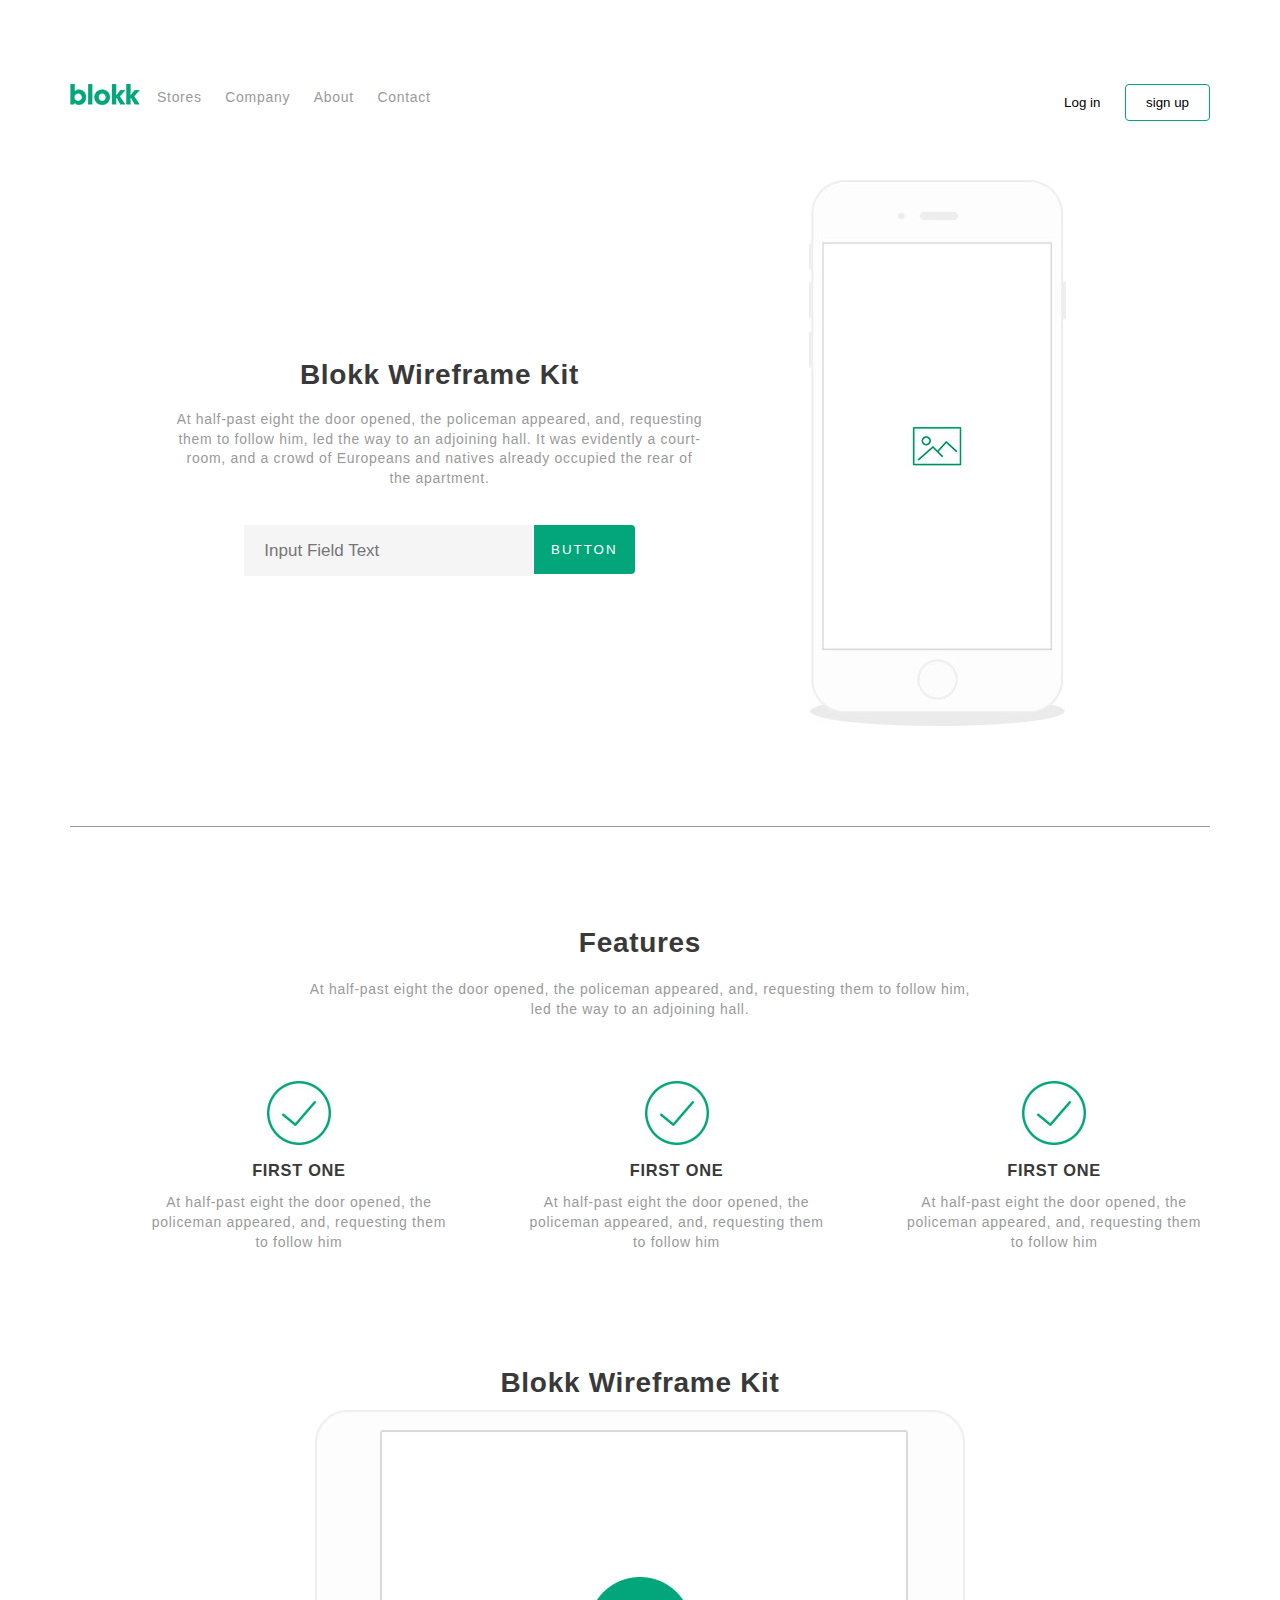
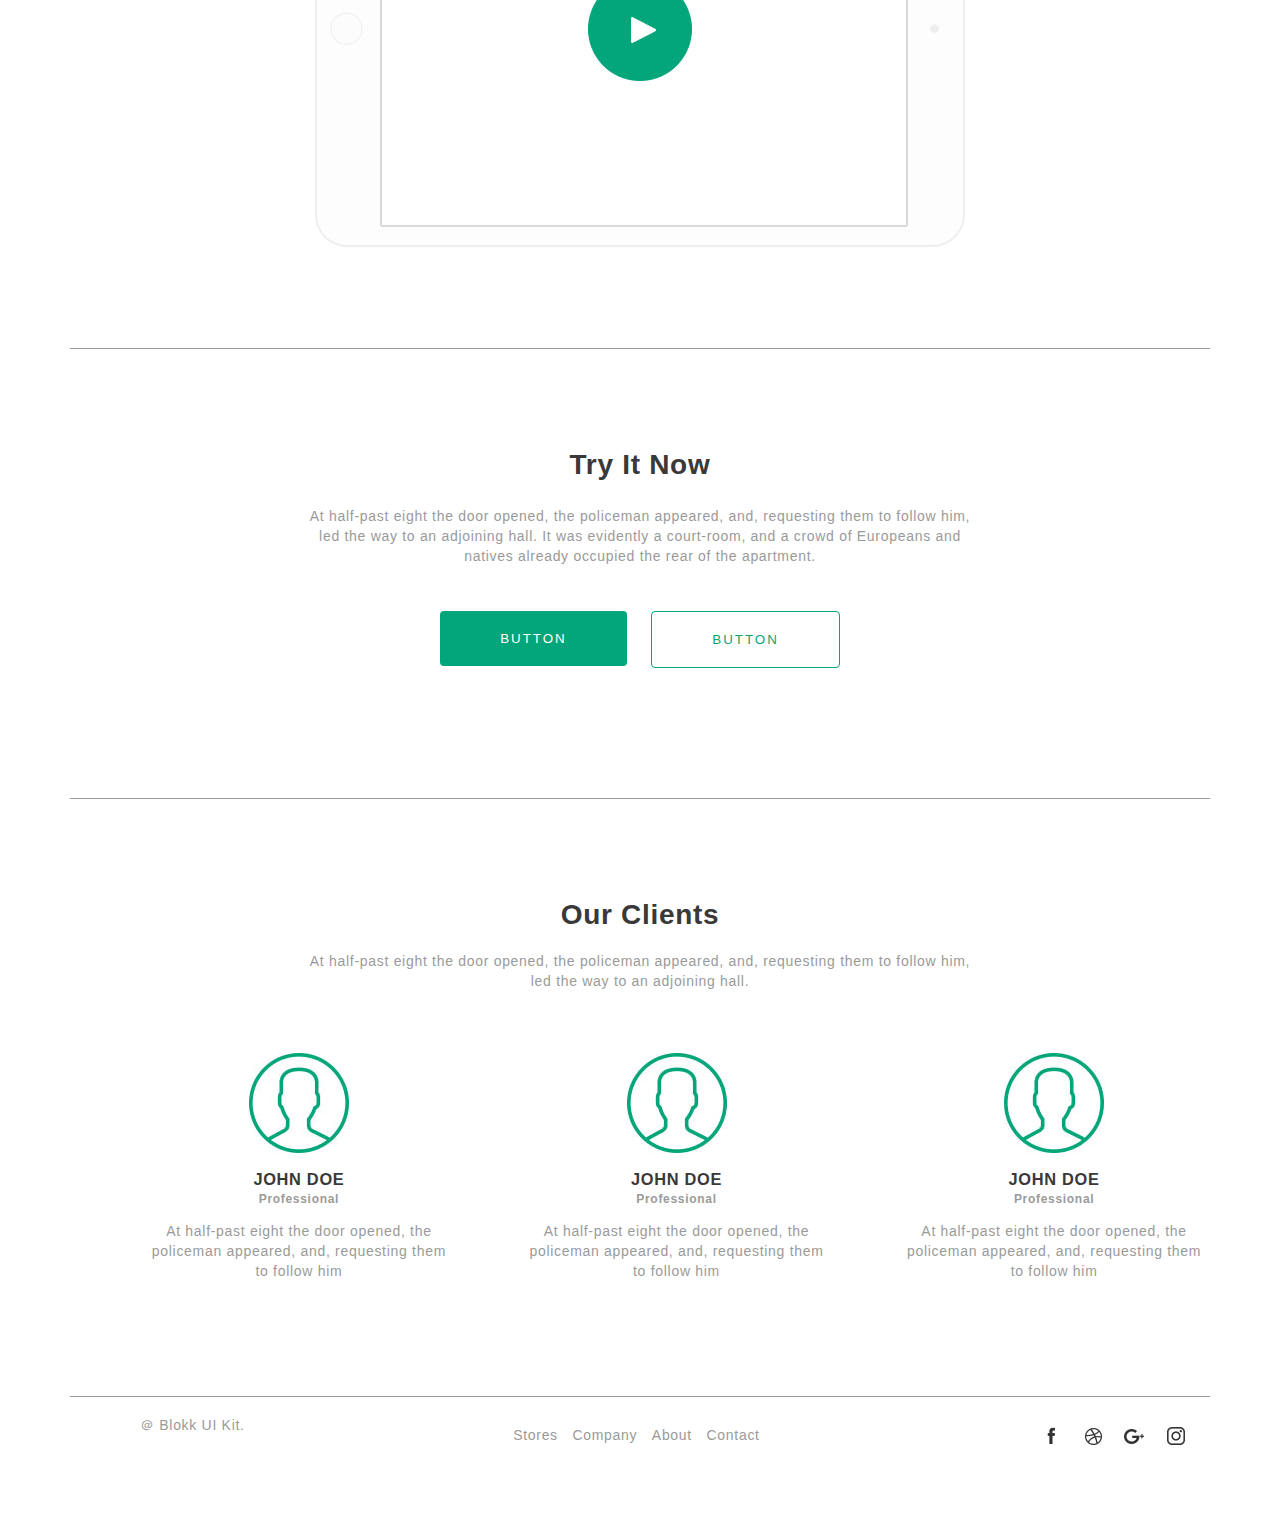
<file: css_layout/practice1/index.html>
<!DOCTYPE html>
<html lang="en">
<head>
  <meta charset="UTF-8">
  <meta name="viewport" content="width=device-width, initial-scale=1.0">
  <meta http-equiv="X-UA-Compatible" content="ie=edge">
  <title>CSS Layout practice1</title>
  <link rel="stylesheet" type="text/css" href="style.css">
</head>
<body>
  <div class="warp"> 
    <header>
      <img src="./images/logo.jpg" alt="blokk logo">
      <nav>
        <ul>
          <li> <a href="#"> Stores </a> </li>
          <li> <a href="#"> Company </a> </li>
          <li> <a href="#"> About </a> </li>
          <li> <a href="#"> Contact </a> </li>
        </ul>
      </nav>
      <div>
        <input type="button" class="login" name="login" value="Log in">
        <input type="button" class="signup" name="signup" value="sign up">
      </div>
    </header> <!-- header end -->

    <section class="visual clearfix">
      <article>
        <h1> Blokk Wireframe Kit </h1>
        <div>
          At half-past eight the door opened, the policeman appeared, and, 
          requesting them to follow him, led the way to an adjoining hall. 
          It was evidently a court-room, and a crowd of Europeans and natives 
          already occupied the rear of the apartment.
        </div>
        <form>
          <input type="text" class="search" name="search" placeholder="Input Field Text">
          <input type="button" class="btn1" name="btn1" value="BUTTON">
        </form>
      </article>
      <img src="./images/phone.jpg" alt="phone image">
    </section> <!-- visual end -->

    <section class="Features">
      <article class="FeaturesArticle">
        <h2> Features </h2>
        <div>
          At half-past eight the door opened, the policeman appeared, and, 
          requesting them to follow him, led the way to an adjoining hall. 
        </div>
      </article>

      <div class="ArticleBox">
          <article>
            <img src="./images/icon.jpg">
            <h3> FIRST ONE</h3>
            <div>
              At half-past eight the door opened, the policeman appeared, and, 
              requesting them to follow him
            </div>
          </article>
          <article> 
            <img src="./images/icon.jpg">
            <h3> FIRST ONE</h3>
            <div>
              At half-past eight the door opened, the policeman appeared, and, 
              requesting them to follow him
            </div>
          </article>
          <article>
            <img src="./images/icon.jpg">
            <h3> FIRST ONE</h3>
            <div>
              At half-past eight the door opened, the policeman appeared, and, 
              requesting them to follow him
            </div>
          </article>       
      </div>      
      
      <article class="youtubeBox">
        <h2> Blokk Wireframe Kit </h2>
        <div class="youtube">
          <iframe width="520" height="390" src="https://www.youtube.com/embed/CUxH_rWSI1k" frameborder="0" allowfullscreen></iframe>
        </div>
      </article>  
    </section> <!-- Features end -->
    

    <section class="tryit">
      <h2> Try It Now </h2>
      <div>
        At half-past eight the door opened, the policeman appeared, and, 
        requesting them to follow him, led the way to an adjoining hall. 
        It was evidently a court-room, and a crowd of Europeans and natives 
        already occupied the rear of the apartment.
      </div>
      <div>
        <input type="button" class="btn2" name="btn2" value="BUTTON">
        <input type="button" class="btn3" name="btn3" value="BUTTON">
      </div>     
    </section> <!-- tryit end -->

    <section class="Features">
      <article class="FeaturesArticle">
        <h2> Our Clients </h2>
        <div>
          At half-past eight the door opened, the policeman appeared, and, 
          requesting them to follow him, led the way to an adjoining hall. 
        </div>
      </article>

      <div class="ArticleBox">
          <article>
            <img src="./images/icon2.gif">
            <h3> JOHN DOE</h3>
            <h4> Professional </h4>
            <div>
              At half-past eight the door opened, the policeman appeared, and, 
              requesting them to follow him
            </div>
          </article>
          <article> 
            <img src="./images/icon2.gif">
            <h3> JOHN DOE</h3>
            <h4> Professional </h4>
            <div>
              At half-past eight the door opened, the policeman appeared, and, 
              requesting them to follow him
            </div>
          </article>
          <article>
            <img src="./images/icon2.gif">
            <h3> JOHN DOE</h3>
            <h4> Professional </h4>
            <div>
              At half-past eight the door opened, the policeman appeared, and, 
              requesting them to follow him
            </div>
          </article>       
      </div>    
    </section> <!-- Features end -->

    
    

    <footer>
      <span> ＠ Blokk UI Kit. </span>
      <ul class="footerNavi">
        <li> <a href="#"> Stores </a> </li>
        <li> <a href="#"> Company </a> </li>
        <li> <a href="#"> About </a> </li>
        <li> <a href="#"> Contact </a> </li>
      </ul>

      <ul class="footerSns">
        <li> <a href="#"> <img src="./images/sns1.gif" alt="facebook"> </a> </li>
        <li> <a href="#"> <img src="./images/sns2.gif" alt=""> </a> </li>
        <li> <a href="#"> <img src="./images/sns3.gif" alt="google"> </a> </li>
        <li> <a href="#"> <img src="./images/sns4.gif" alt="instragram"> </a> </li>
      </ul>
    </footer>


    
  </div> <!-- warp end -->
</body>
</html>
</file>
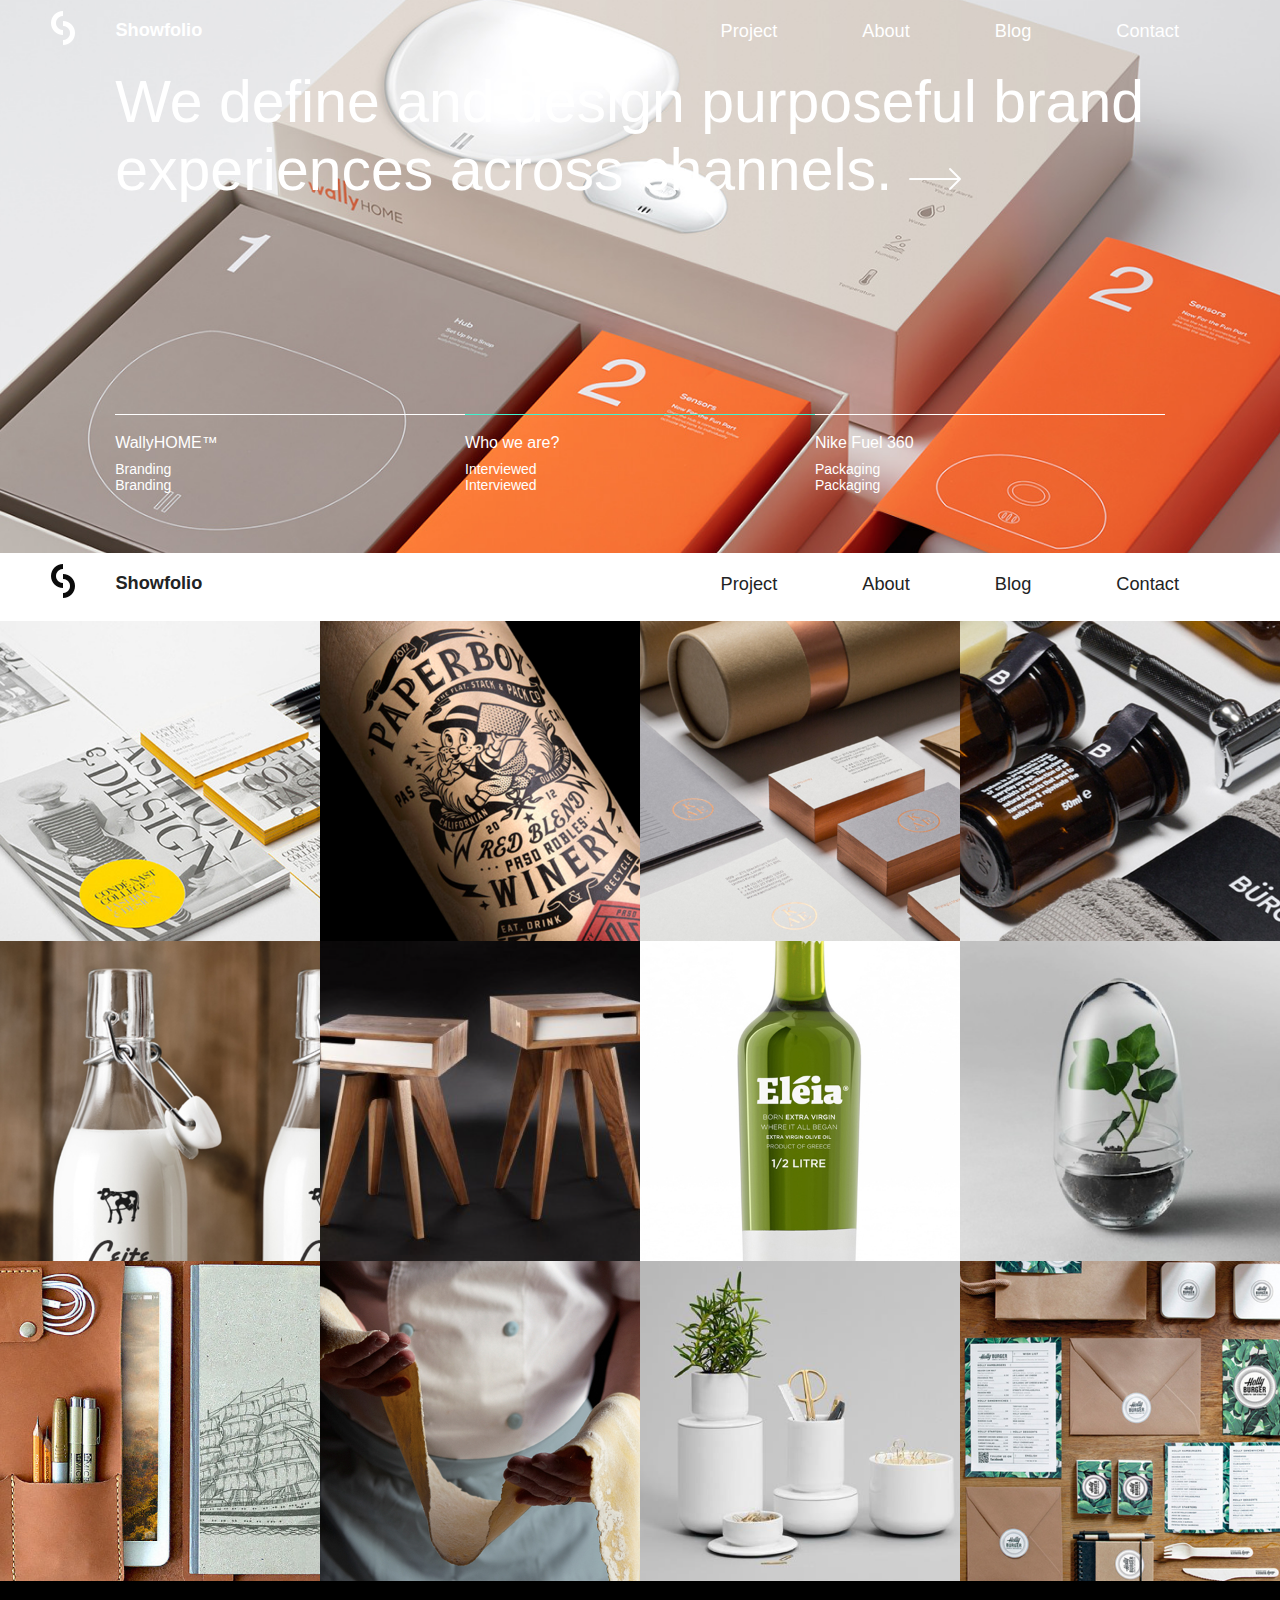
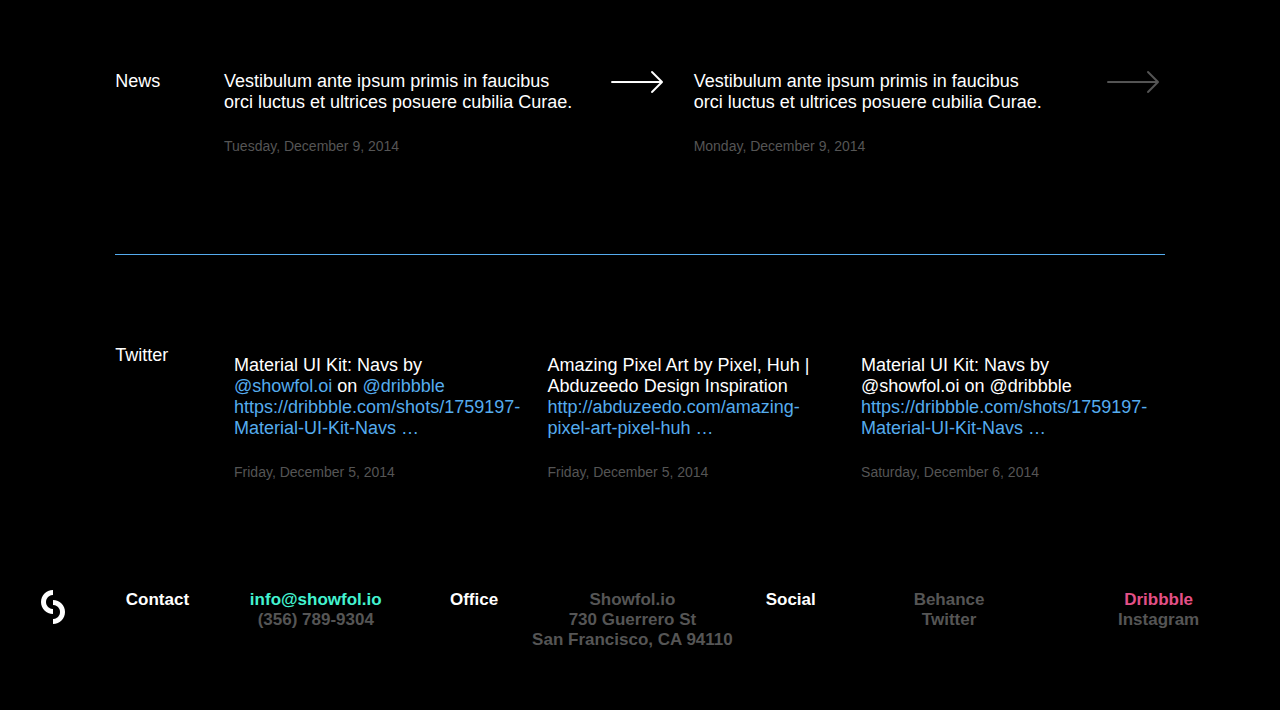
<file: css_layout/practice2/index.html>
<!DOCTYPE html>
<html lang="en">
<head>
  <meta charset="UTF-8">
  <meta name="viewport" content="width=device-width, initial-scale=1.0">
  <meta http-equiv="X-UA-Compatible" content="ie=edge">
  <title>CSS Layout Practice</title>
  <link rel="stylesheet" type="text/css" href="style.css">
</head>
<body>
  <div class="warp">
   <section class="page1">
     <header>
       <div class="logo"><img src="./images/Logo-white.png" alt="logo" width="24" height="34"></div>
       <div class="showfolio">Showfolio</div>
       <nav>
         <ul>
           <li><a href="#">Project</a></li>
           <li><a href="#">About</a></li>
           <li><a href="#">Blog</a></li>
           <li><a href="#">Contact</a></li>
         </ul>
       </nav>
       <a href="/" class="h-menu">
        <span class="t"></span>
        <span class="m"></span>
        <span class="b"></span>
      </a> 
     </header>

     <section class="contBox">
       <article>
         <h1>
           We define and design purposeful brand experiences across channels.
           <img src="./images/arrow-white.png">
         </h1>
         </article>

         <article class="info">
           <ul class="line1">
             <li> <h2> WallyHOME™ </h2></li>
             <li> Branding </li>
             <li> Branding </li>
           </ul>

           <ul class="line2">
             <li> <h2> Who we are? </h2></li>
             <li> Interviewed </li>
             <li> Interviewed </li>
           </ul>

           <ul class="line1">
             <li> <h2> Nike Fuel 360 </h2></li>
             <li> Packaging </li>
             <li> Packaging </li>
           </ul>
         </article>
     </section> <!-- contBox end -->
   </section><!-- page1 end -->

   <section class="page2">
     <header>
       <div class="logo"><img src="./images/Logo.png" alt="logo" width="24" height="34"></div>
       <div class="showfolio">Showfolio</div>
       <nav>
         <ul>
           <li><a href="#">Project</a></li>
           <li><a href="#">About</a></li>
           <li><a href="#">Blog</a></li>
           <li><a href="#">Contact</a></li>
         </ul>
       </nav>
     </header>

     <article class="photo">
       <ul>
         <li><img src="./images/Image-01.png"></li>
         <li><img src="./images/Image-02.png"></li>
         <li><img src="./images/Image-03.png"></li>
         <li><img src="./images/Image-04.png"></li>
         <li><img src="./images/Image-05.png"></li>
         <li><img src="./images/Image-06.png"></li>
         <li><img src="./images/Image-07.png"></li>
         <li><img src="./images/Image-08.png"></li>
         <li><img src="./images/Image-09.png"></li>
         <li><img src="./images/Image-10.png"></li>
         <li><img src="./images/Image-11.png"></li>
         <li><img src="./images/Image-12.png"></li>
       </ul>
     </article>
   </section> <!-- page2 end -->

   <section class="page3">
     
    <section class="news">
      <section class="contBox2">
        <ul>
          <li class="tit txtLeft"> <h2> News </h2> </li>
          <li class="cont">
              <h2> Vestibulum ante ipsum primis in faucibus orci luctus et ultrices posuere cubilia Curae. </h2>
              <p class="date"> Tuesday, December 9, 2014 </p>
          </li>
          <li class="tit txtCenter"> <img src="./images/arrow-white.png"> </li>
          <li class="cont"> 
              <h2> Vestibulum ante ipsum primis in faucibus orci luctus et ultrices posuere cubilia Curae. </h2>
              <p class="date"> Monday, December 9, 2014 </p>
          </li> 
          <li class="tit txtRight"> <img src="./images/arrow-gray.png"> </li>
        </ul>
      </section>      
    </section> <!-- contBox2 end -->

    <section class="contBox2 twitter">
      <ul>
        <li class="tit txtLeft"> <h2> Twitter </h2> </li>
        <li class="twitterBox txtLeft">
          <h2> Material UI Kit: Navs by <a href="#">@showfol.oi</a> on <a href="#">@dribbble</a> <a href="#">https://dribbble.com/shots/1759197-Material-UI-Kit-Navs … </a></h2>
          <P class="date"> Friday, December 5, 2014 </p>
        </li>
         <li class="twitterBox txtLeft">
          <h2> Amazing Pixel Art by Pixel, Huh | Abduzeedo Design Inspiration <a href="#">http://abduzeedo.com/amazing-pixel-art-pixel-huh … </a></h2>
          <p class="date"> Friday, December 5, 2014 </p>
        </li>
         <li class="twitterBox txtLeft">
          <h2> Material UI Kit: Navs by @showfol.oi on @dribbble <a href="#">https://dribbble.com/shots/1759197-Material-UI-Kit-Navs … </a></h2>
          <p class="date"> Saturday, December 6, 2014 </p>
        </li>
      </ul>
    </section> <!-- contBox2 end -->
   </section> <!-- page3 end -->

   <footer>
    <ul>
      <li class="logo"> <img src="./images/Logo-white.png"> </li>
      <li class="ftit">  Contact  </li>
      <li class="fcont">
          <p class="txt_green"> info@showfol.io </p>
          <p class="txt_gray"> (356) 789-9304 </p>
      </li>
      <li class="ftit"> Office  </li>
      <li  class="fcont">
        <p class="txt_gray"> Showfol.io </p>
        <p class="txt_gray"> 730 Guerrero St </p>
        <p class="txt_gray"> San Francisco, CA 94110 </p>
      </li>
      <li class="ftit">  Social  </li>
      <li  class="fcont">
        <p class="txt_gray"> Behance </p>
        <p class="txt_gray"> Twitter </p>
      </li>
      <li  class="fcont">
        <p class="txt_pink"> Dribbble </p>
        <p class="txt_gray"> Instagram </p>
      </li>

    </ul>  
   </footer>
  </div>
</body>
</html>
</file>
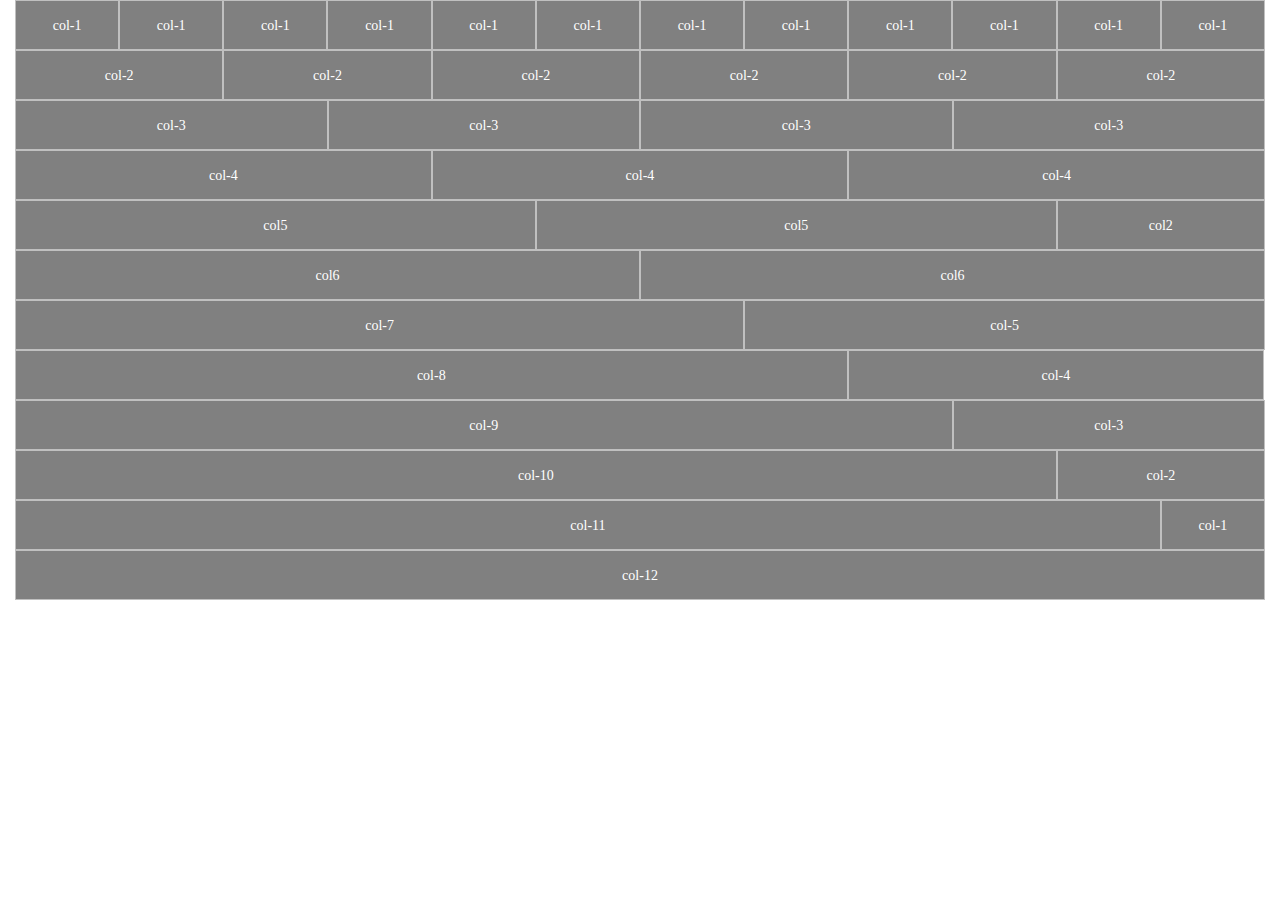
<file: css_layout/grid.html>
<!DOCTYPE html>
<html lang="en">
<head>
  <meta charset="UTF-8">
  <meta name="viewport" content="width=device-width, initial-scale=1.0">
  <meta http-equiv="X-UA-Compatible" content="ie=edge">
  <title>CSS Grid Example</title>
</head>
<style>
  /* Start of Reset */
  * {
    margin: 0;
    padding: 0;
    box-sizing: border-box;
  }

  body {
    font-family: "Poppins, Helvetica, Arial, sans-serif";
    color: #3000033;
    font-size: 14px;
    line-height: 1.42857143;  /* 14px * 1.42857143 = 20px */
    background-color: #fff;
  }
  /* 고정폭 fixed-width */
  .container {
    width: 100%;
    background-color: whitesmoke;
    margin-left: auto;
    margin-right: auto;
    padding-left: 15px;
    padding-right: 15px;
  }
  
  .row {
    text-align: center;
  }
  .row div {
    height: 50px;
    min-height: 1px;
    float: left;
    border: 1px solid silver;
    background-color: gray;
    color: #fff;
    text-align: center;
    line-height: 50px;
  }
  .col-1 { width: 8.33333333%; }
  .col-2 { width: 16.66666667%; }  
  .col-3 { width: 25%;}
  .col-4 { width: 33.33333333%;}
  .col-5 { width: 41.66666665%}
  .col-6 { width: 50% }
  .col-7 { width: 58.33333335%}
  .col-8 { width: 66.6066666667%}
  .col-9 { width: 75%}
  .col-10 { width: 83.33333333%}
  .col-11 { width: 91.66666667% }
  .col-12 { width: 100%;}
  
</style>
  <div class="container">
   
    <div class="row">
      <div class="col-1">col-1</div>
      <div class="col-1">col-1</div>
      <div class="col-1">col-1</div>
      <div class="col-1">col-1</div>
      <div class="col-1">col-1</div>
      <div class="col-1">col-1</div>
      <div class="col-1">col-1</div>
      <div class="col-1">col-1</div>
      <div class="col-1">col-1</div>
      <div class="col-1">col-1</div>
      <div class="col-1">col-1</div>
      <div class="col-1">col-1</div>
    </div>

    <div class="row">
      <div class="col-2">col-2</div>
      <div class="col-2">col-2</div>
      <div class="col-2">col-2</div>
      <div class="col-2">col-2</div>
      <div class="col-2">col-2</div>
      <div class="col-2">col-2</div>
    </div>
   <div class="row">
    <div class="col-3">col-3</div>
    <div class="col-3">col-3</div>
    <div class="col-3">col-3</div>
    <div class="col-3">col-3</div> 
  </div>

  <div class="row">
     <div class="col-4">col-4</div>
     <div class="col-4">col-4</div> 
     <div class="col-4">col-4</div> 
  </div>

  <div class="row">
    <div class="col-5">col5</div>
    <div class="col-5">col5</div>
    <div class="col-2">col2</div>
  </div>
  
  <div class="row">
    <div class="col-6">col6</div>
    <div class="col-6">col6</div>
  </div>

  <div class="row">
    <div class="col-7">col-7</div>
    <div class="col-5">col-5</div>    
  </div>

  <div class="row">
    <div class="col-8">col-8</div>
    <div class="col-4">col-4</div>    
  </div>

  <div class="row">
    <div class="col-9">col-9</div>
    <div class="col-3">col-3</div>
  </div>

  <div class="row">
    <div class="col-10">col-10</div>
    <div class="col-2">col-2</div>    
  </div>

  <div class="row">
    <div class="col-11">col-11</div>
    <div class="col-1">col-1</div>    
  </div>

  <div class="row">
    <div class="col-12">col-12</div>
  </div>
  
</div>
</body>
</html>
</file>
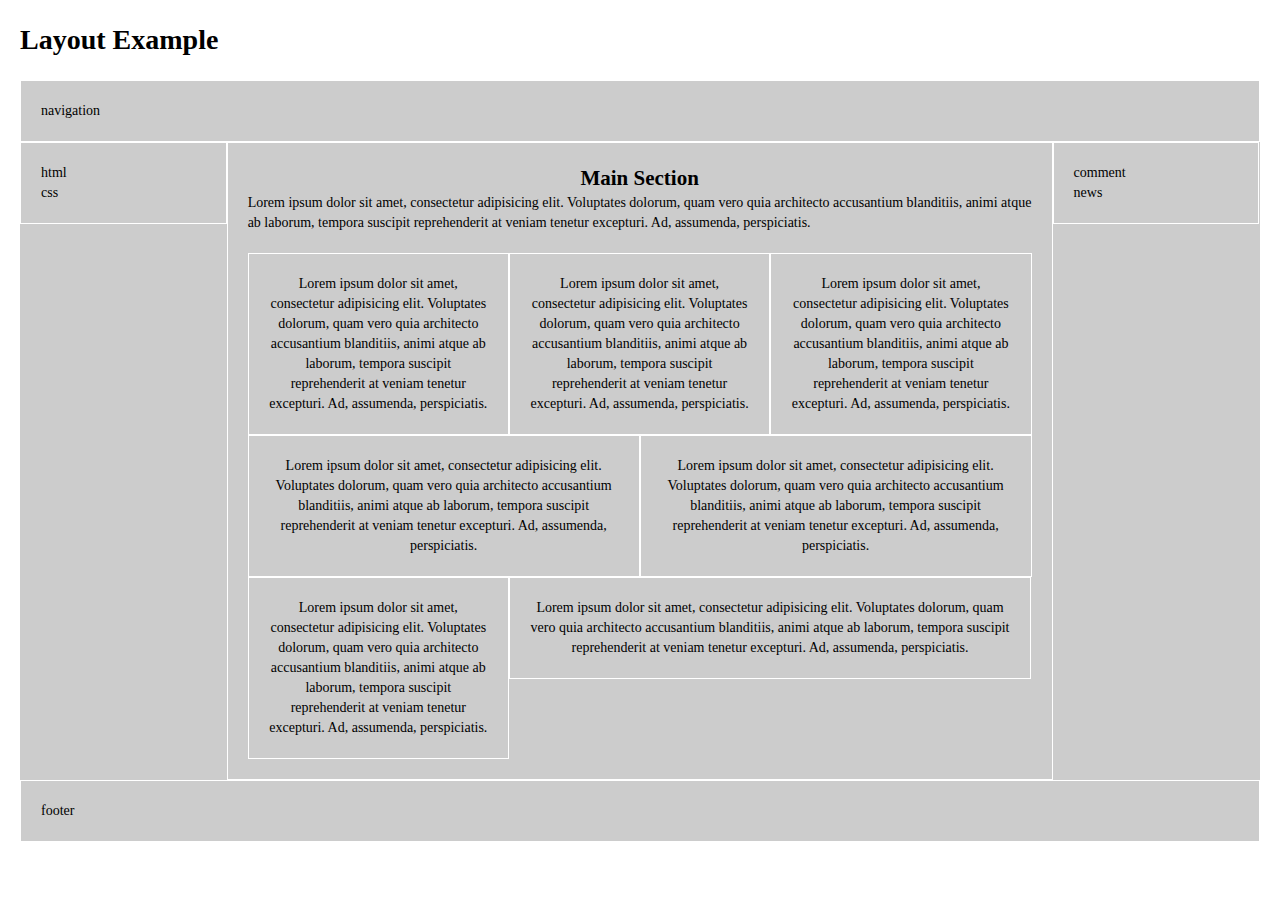
<file: css_layout/grid_layout.html>
<!DOCTYPE html>
<html lang="en">
<head>
  <meta charset="UTF-8">
  <meta name="viewport" content="width=device-width, initial-scale=1.0">
  <meta http-equiv="X-UA-Compatible" content="ie=edge">
  <title>CSS Grid Layout</title>
  <style>
   /* Start of Reset */
  * {
    margin: 0;
    padding: 0;
    box-sizing: border-box;
  }

  body {
    font-family: "Poppins, Helvetica, Arial, sans-serif";
    color: #3000033;
    font-size: 14px;
    line-height: 1.42857143;  /* 14px * 1.42857143 = 20px */
    background-color: #fff;
  }
 
  .container { 
    padding: 20px;
  }

  p { text-align: left;}
  .row {
     background-color: #ccc; 
  }
  .row::after {
    content: "";
    display: block;
    clear: both;
  }
   
  .col-1 { width: 8.33333333%; }
  .col-2 { width: 16.66666667%; }  
  .col-3 { width: 25%;}
  .col-4 { width: 33.33333333%;}
  .col-5 { width: 41.66666665%}
  .col-6 { width: 50% }
  .col-7 { width: 58.33333335%}
  .col-8 { width: 66.6066666667%}
  .col-9 { width: 75%}
  .col-10 { width: 83.33333333%}
  .col-11 { width: 91.66666667% }
  .col-12 { width: 100%;}

  [class |= "col"] {
    float: left;
    padding: 20px;
    border: 1px solid white;
    text-align: center;
  }

  .blank { margin-bottom: 20px;}
  </style>
</head>
<body>
  <div class="container">

    <h1 class="blank"> Layout Example </h1>

    <div class="row">
      <div class="row">
        <div class="col-12">
          <p> navigation </p>    
        </div>
      </div> <!-- row1-->

      <div class="row">
        <div class="col-2">
          <p>html</p>
          <p>css</p>
        </div>

        <div class="col-8">
            <div>
              <h2>Main Section</h2>
              <p class="blank">Lorem ipsum dolor sit amet, consectetur adipisicing elit. Voluptates dolorum, quam vero quia architecto accusantium blanditiis, animi atque ab laborum, tempora suscipit reprehenderit at veniam tenetur excepturi. Ad, assumenda, perspiciatis.</p>
             
              <div class="col-4">Lorem ipsum dolor sit amet, consectetur adipisicing elit. Voluptates dolorum, quam vero quia architecto accusantium blanditiis, animi atque ab laborum, tempora suscipit reprehenderit at veniam tenetur excepturi. Ad, assumenda, perspiciatis.</div>
              <div class="col-4">Lorem ipsum dolor sit amet, consectetur adipisicing elit. Voluptates dolorum, quam vero quia architecto accusantium blanditiis, animi atque ab laborum, tempora suscipit reprehenderit at veniam tenetur excepturi. Ad, assumenda, perspiciatis.</div>
              <div class="col-4">Lorem ipsum dolor sit amet, consectetur adipisicing elit. Voluptates dolorum, quam vero quia architecto accusantium blanditiis, animi atque ab laborum, tempora suscipit reprehenderit at veniam tenetur excepturi. Ad, assumenda, perspiciatis.</div>                                
            
              <div class="col-6">Lorem ipsum dolor sit amet, consectetur adipisicing elit. Voluptates dolorum, quam vero quia architecto accusantium blanditiis, animi atque ab laborum, tempora suscipit reprehenderit at veniam tenetur excepturi. Ad, assumenda, perspiciatis.</div>
              <div class="col-6">Lorem ipsum dolor sit amet, consectetur adipisicing elit. Voluptates dolorum, quam vero quia architecto accusantium blanditiis, animi atque ab laborum, tempora suscipit reprehenderit at veniam tenetur excepturi. Ad, assumenda, perspiciatis.</div>

              <div class="col-4">Lorem ipsum dolor sit amet, consectetur adipisicing elit. Voluptates dolorum, quam vero quia architecto accusantium blanditiis, animi atque ab laborum, tempora suscipit reprehenderit at veniam tenetur excepturi. Ad, assumenda, perspiciatis.</div>
               <div class="col-8">Lorem ipsum dolor sit amet, consectetur adipisicing elit. Voluptates dolorum, quam vero quia architecto accusantium blanditiis, animi atque ab laborum, tempora suscipit reprehenderit at veniam tenetur excepturi. Ad, assumenda, perspiciatis.</div>
              
            </div>
        </div> <!-- col-8 end -->
        <div class="col-2">
          <p>comment</p>
          <p>news</p>
        </div> 
      </div> <!-- row2 -->

      <div class="row">
          <div class="col-12">
            <p> footer </p>
          </div>
      </div> <!-- row3 -->

    </div> 
  </div> <!-- container end -->
</body>
</html>
</file>
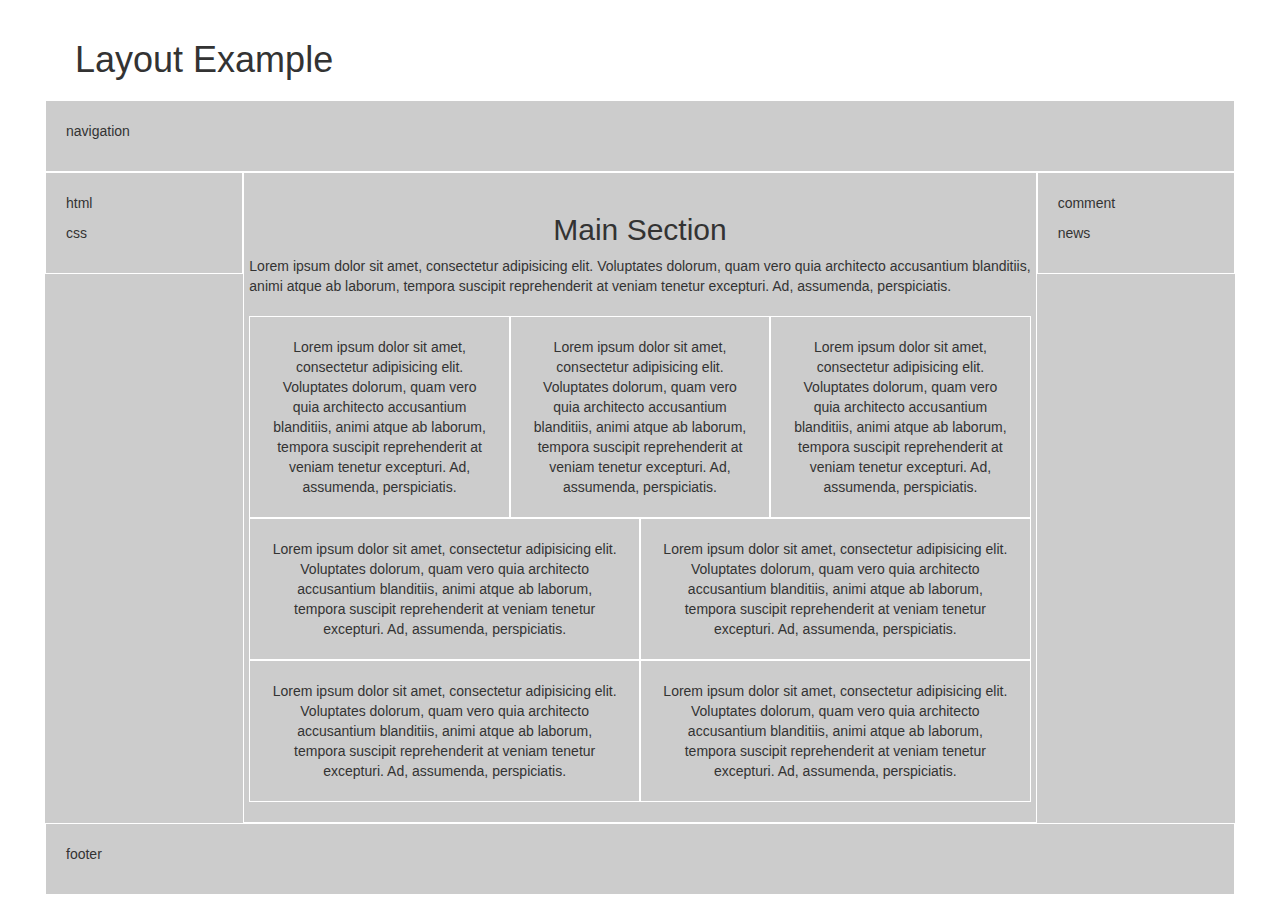
<file: css_layout/grid_r_layout.html>
<!DOCTYPE html>
<html lang="en">
<head>
  <meta charset="UTF-8">
  <meta name="viewport" content="width=device-width, initial-scale=1.0">
  <meta http-equiv="X-UA-Compatible" content="ie=edge">
  <link rel="stylesheet" href="https://maxcdn.bootstrapcdn.com/bootstrap/3.3.7/css/bootstrap.min.css">
  <title>CSS Grid Layout</title>
  <style>
   
  .container { 
    padding: 20px;
  }

  p { text-align: left;}
  .row {
     background-color: #ccc; 
  }
  
  [class |= "col"] {
    float: left;
    padding: 20px;
    border: 1px solid white;
    text-align: center;
  }

  .blank { margin-bottom: 20px;}
  </style>
</head>
<body>
  <div class="container">

    <h1 class="blank"> Layout Example </h1>

    <div class="row">
      <div class="row">
        <div class="col-xs-12">
          <p> navigation </p>    
        </div>
      </div> <!-- row1-->

      <div class="row">
        <div class="col-xs-12 col-lg-2 ">
          <p>html</p>
          <p>css</p>
        </div>

        <div class="col-xs-12 col-lg-8">
            <div class="row">
              <h2>Main Section</h2>
              <p class="blank">Lorem ipsum dolor sit amet, consectetur adipisicing elit. Voluptates dolorum, quam vero quia architecto accusantium blanditiis, animi atque ab laborum, tempora suscipit reprehenderit at veniam tenetur excepturi. Ad, assumenda, perspiciatis.</p>
             
              <div class="col-xs-12 col-md-4">Lorem ipsum dolor sit amet, consectetur adipisicing elit. Voluptates dolorum, quam vero quia architecto accusantium blanditiis, animi atque ab laborum, tempora suscipit reprehenderit at veniam tenetur excepturi. Ad, assumenda, perspiciatis.</div>
              <div class="col-xs-12 col-md-4">Lorem ipsum dolor sit amet, consectetur adipisicing elit. Voluptates dolorum, quam vero quia architecto accusantium blanditiis, animi atque ab laborum, tempora suscipit reprehenderit at veniam tenetur excepturi. Ad, assumenda, perspiciatis.</div>
              <div class="col-xs-12 col-md-4">Lorem ipsum dolor sit amet, consectetur adipisicing elit. Voluptates dolorum, quam vero quia architecto accusantium blanditiis, animi atque ab laborum, tempora suscipit reprehenderit at veniam tenetur excepturi. Ad, assumenda, perspiciatis.</div>                                
            
              <div class="col-xs-6">Lorem ipsum dolor sit amet, consectetur adipisicing elit. Voluptates dolorum, quam vero quia architecto accusantium blanditiis, animi atque ab laborum, tempora suscipit reprehenderit at veniam tenetur excepturi. Ad, assumenda, perspiciatis.</div>
              <div class="col-xs-6">Lorem ipsum dolor sit amet, consectetur adipisicing elit. Voluptates dolorum, quam vero quia architecto accusantium blanditiis, animi atque ab laborum, tempora suscipit reprehenderit at veniam tenetur excepturi. Ad, assumenda, perspiciatis.</div>

              <div class="col-xs-6">Lorem ipsum dolor sit amet, consectetur adipisicing elit. Voluptates dolorum, quam vero quia architecto accusantium blanditiis, animi atque ab laborum, tempora suscipit reprehenderit at veniam tenetur excepturi. Ad, assumenda, perspiciatis.</div>
               <div class="col-xs-6">Lorem ipsum dolor sit amet, consectetur adipisicing elit. Voluptates dolorum, quam vero quia architecto accusantium blanditiis, animi atque ab laborum, tempora suscipit reprehenderit at veniam tenetur excepturi. Ad, assumenda, perspiciatis.</div>
              
            </div>
        </div> <!-- col-8 end -->
        <div class="col-xs-12 col-lg-2">
          <p>comment</p>
          <p>news</p>
        </div> 
      </div> <!-- row2 -->

      <div class="row">
          <div class="col-xs-12">
            <p> footer </p>
          </div>
      </div> <!-- row3 -->

    </div> 
  </div> <!-- container end -->
</body>
</html>
</file>
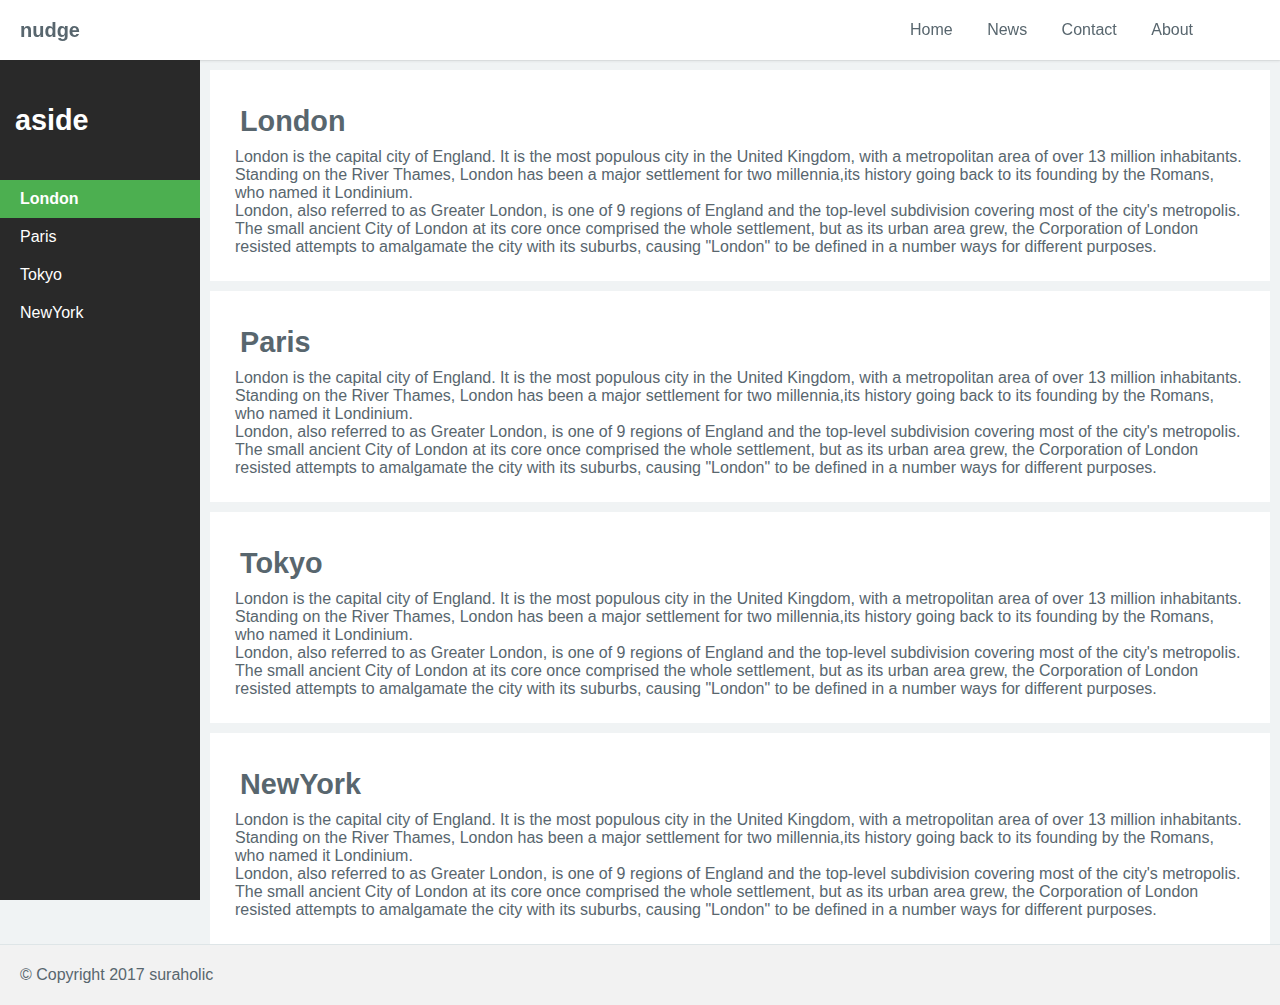
<file: css_layout/practice0/css_layout.html>
<!DOCTYPE html>
<html lang="en">
<head>
  <meta charset="UTF-8">
  <meta name="viewport" content="width=device-width, initial-scale=1.0">
  <meta http-equiv="X-UA-Compatible" content="ie=edge">
  <title>CSS Layout 1</title>
</head>
<link rel="stylesheet" href="css_layout.css">
<body>
  
  <div class="warp">
    <header>
      <div class="logo"> 
         nudge 
      </div>

      <nav>
        <ul>
          <li> <a href="#"> Home </a> </li>
          <li> <a href="#"> News </a> </li>
          <li> <a href="#"> Contact </a> </li>
          <li> <a href="#"> About </a> </li>
        </ul>
      </nav>
    </header>

    <div class="container">
      <aside>
        <h1> aside </h1>
        <ul>
          <li><a href="#" class="active"> London </a></li>
          <li><a href="#"> Paris </a></li>
          <li><a href="#"> Tokyo </a></li>
          <li><a href="#"> NewYork </a></li>
        </ul>
      </aside>

      <section>
        <article>
          <h1> London </h1>
          <div>
            London is the capital city of England. 
            It is the most populous city in the United Kingdom, with a metropolitan area of over 13 million inhabitants.
          </div>
          <div>
            Standing on the River Thames, London has been a major settlement 
            for two millennia,its history going back to its founding by the Romans, who named it Londinium.
          </div>
          <div>
            London, also referred to as Greater London, is one of 9 regions of England 
            and the top-level subdivision covering most of the city's metropolis. 
            The small ancient City of London at its core once comprised the whole settlement, 
            but as its urban area grew, the Corporation of London resisted attempts to amalgamate 
            the city with its suburbs, causing "London" to be defined in a number ways for different purposes.
          </div>
        </article>
      </section>

      <section>
        <article>
          <h1> Paris </h1>
          <div>
            London is the capital city of England. 
            It is the most populous city in the United Kingdom, with a metropolitan area of over 13 million inhabitants.
          </div>
          <div>
            Standing on the River Thames, London has been a major settlement 
            for two millennia,its history going back to its founding by the Romans, who named it Londinium.
          </div>
          <div>
            London, also referred to as Greater London, is one of 9 regions of England 
            and the top-level subdivision covering most of the city's metropolis. 
            The small ancient City of London at its core once comprised the whole settlement, 
            but as its urban area grew, the Corporation of London resisted attempts to amalgamate 
            the city with its suburbs, causing "London" to be defined in a number ways for different purposes.
          </div>
        </article>
      </section>

      <section>
        <article>
          <h1> Tokyo </h1>
          <div>
            London is the capital city of England. 
            It is the most populous city in the United Kingdom, with a metropolitan area of over 13 million inhabitants.
          </div>
          <div>
            Standing on the River Thames, London has been a major settlement 
            for two millennia,its history going back to its founding by the Romans, who named it Londinium.
          </div>
          <div>
            London, also referred to as Greater London, is one of 9 regions of England 
            and the top-level subdivision covering most of the city's metropolis. 
            The small ancient City of London at its core once comprised the whole settlement, 
            but as its urban area grew, the Corporation of London resisted attempts to amalgamate 
            the city with its suburbs, causing "London" to be defined in a number ways for different purposes.
          </div>
        </article>
      </section>

      <section>
        <article>
          <h1> NewYork </h1>
          <div>
            London is the capital city of England. 
            It is the most populous city in the United Kingdom, with a metropolitan area of over 13 million inhabitants.
          </div>
          <div>
            Standing on the River Thames, London has been a major settlement 
            for two millennia,its history going back to its founding by the Romans, who named it Londinium.
          </div>
          <div>
            London, also referred to as Greater London, is one of 9 regions of England 
            and the top-level subdivision covering most of the city's metropolis. 
            The small ancient City of London at its core once comprised the whole settlement, 
            but as its urban area grew, the Corporation of London resisted attempts to amalgamate 
            the city with its suburbs, causing "London" to be defined in a number ways for different purposes.
          </div>
        </article>
      </section>
    </div> <!-- container end -->

    <footer>© Copyright 2017 suraholic</footer>

  </div><!-- wrap end -->
</body>
</html>
</file>
<file: css_layout/practice1/style.css>
/*Simple Reset CSS*/
* {
  margin: 0; padding: 0;
  box-sizing: border-box;
}
body {
  font-family: "Helvetica Neue", Helvetica, Arial, sans-serif;
  color: #9a9a9a;
  -webkit-font-smoothing: antialiased;
  -webkit-text-size-adjus: 100%;  /* iphone font size 변경 방지 */
  font-size: 14px;
}
li { list-style: none; }
a:link, a:visited {
  text-decoration: none;
  color: inherit;
}

input[type="button"] { cursor: pointer;}

.clearfix:after {
  content: "";
  display: block;
  clear: both;
}
.warp {
  width: 1140px;
  margin: 0px auto;
  letter-spacing: 0.7px;
}

header { margin-top: 84px; overflow: hidden; }
header>img { float: left; }
header>nav { float: left; }
header>nav ul li {
  display: inline;
  line-height: 26px;
  padding: 5px 2px;
  margin-left: 15px;  
}
header>nav li>a:hover, footer li>a:hover { color: #03a67b;}
header>div {text-align: right;}
header input { padding: 10px 20px 10px 20px; }
.login {
  border: none;
  background-color: #fff;
}
.login:hover {
  border: 1px solid #03a67b;
  background-color: white;
  border-radius: 4px;  
}
.signup {  
  border: 1px solid #03a67b;
  background-color: white;
  border-radius: 4px;  
}

section h1 { font-size: 2em; color: #393939;}
section h2 {font-size: 2em; color: #393939; margin: 100px 0px 10px 0px;}
section h3 {color: #393939;}
section:not(.visual){
  border-top: 1px solid #9a9a9a;
  margin-top: 100px;
  text-align: center;
}

.visual {
  margin-top: 59px; 
  text-align: center;
}
.visual article {
  width: 530px;
  height: 195px;
  display: inline-block;
  margin-top: 170px;
}
.visual img { float: right; margin-right: 144px; }
.visual h1 {  line-height: 50px; }
.visual div {
  margin-top: 10px;
  line-height: 1.4em;
}
.visual form { margin-top: 37px; font-size:0}
.visual .search {
  background-color: #f5f5f5;
  width: 289px;
  line-height: 51px;
  text-indent: 20px;
  border: none;  
  font-size: 17px;
  color: #9a9a9a;
}
.FeaturesArticle div {
  margin: 0 auto;
  width: 60%;
  padding-top: 10px;
  line-height: 20px;
}

.ArticleBox article{
  width: 300px;
  display: inline-block;
  margin-top: 62px;
  margin-left: 73px;
  line-height:  20px;
  
}
.ArticleBox div { padding: 12px 0px 15px 0px; }
.ArticleBox h3 {  padding: 10px 0px 0px 0px;}
.ArticleBox h4 { font-size: 12px;}

.youtubeBox {
  margin-top: 20px;
  text-align: center;  
}
.youtube {
  margin: 0px auto;
  width: 652px;
  height: 439px;
  background: url("./images/vedio.gif") no-repeat center;
  padding: 25px 0 0 10px; 
}

.tryit div {
  margin: 0 auto;
  width: 60%;
  padding: 15px 10px 30px 10px;
  line-height: 20px;
}

.btn1 {
  border: none;
  background-color: #03a67b;
  border-top-right-radius: 4px;  
  border-bottom-right-radius: 4px;
  padding: 17px;
  vertical-align: top;
  letter-spacing: 2px;
  color: white;
}

.btn2 {
  border: none;
  background-color: #03a67b;
  border-radius: 4px 4px 4px 4px;
  padding: 20px 60px 20px 60px;
  vertical-align: top;
  letter-spacing: 2px;
  color: white;
}

.btn3 {
  margin-left: 20px;
  border: 1px solid #03a67b;
  background-color: #fff;
  border-radius: 4px 4px 4px 4px;
  padding: 20px 60px 20px 60px;
  vertical-align: top;
  letter-spacing: 2px;
  color:#03a67b;
}

footer {
  border-top: 1px solid #9a9a9a;
  margin-top: 100px;
  margin-bottom: 70px;
  padding: 20px 10px 10px 70px;
  text-align: center;
}
footer span {
  float: left;
  display: inline-block;
}
footer ul {display: inline-block;}
footer li {
  display: inline-block;
  padding: 10px 10px 10px 0px;
}
footer .footerSns { float: right; }
</file>
<file: css_layout/practice2/style.css>
/* @import url(//spoqa.github.io/spoqa-han-sans/css/SpoqaHanSans-kr.css); */

/*Simple Reset CSS*/

* {
  margin: 0; padding: 0;
  box-sizing: border-box;
}

body {
  font-family: "Spoqa Han Sans", Arial, sans-serif;
  color: #222324;
  -webkit-font-smoothing: antialiased;
  -webkit-text-size-adjus: 100%;  /* iphone font size 변경 방지 */
  font-size: 14px;
}
li { list-style: none; }
a:link, a:visited {
  text-decoration: none;
  color: inherit;
}

input[type="button"] { cursor: pointer;}

h1 { 
  font-size: 59px;
  text-align: left;
  font-weight: lighter;
}

h2 { 
  font-size: 18px;
  font-weight: lighter;
}


.warp { width: 100%; margin: 0;}
header { height: 68px; padding: 11px; font-size: 1.3em;}
.logo {  
  width: 8.3%;
  float: left;
  text-align: center;
}

.showfolio {
  font-weight: bold;
  line-height: 38px;
  float: left;
}

nav ul {
  float : right;
  margin-right: 50px;
}
nav li {
  display: inline-block;
  padding: 10px 40px;
}

nav li:hover { color: #43f3d0;}
nav::after {
  content: "";
  display: block;
  clear: both;
}


.h-menu{
  display: block;
  float: right;
  width: 50px;
  height: 50px;
  padding: 10px;
  box-sizing: border-box;
}
.t, .m, .b{
  display: block;
  height: 3px;  
  background: #fff;
  margin-bottom: 10px;
}

.page1 { 
  width: 100%;
  height: auto;
  background: url("./images/main.png") no-repeat center center fixed;
  background-size: cover;
  color: #ffffff;  
}
.page2 { width: 100%;}
.page3 { width: 100%; background-color: #000; color: #fff;}

.contBox { 
  margin-left: 9%;
  margin-right: 9%;  
  width: 82%;
}
.contBox2 {
  margin-left: 9%;
  margin-right: 9%;  
  width: 82%;
}

.info { width: 100%; margin-top: 210px;}
.info::after {
  content: "";
  display: block;
  clear: both;
}

.info ul { 
  width: 33.3333333%;
  float: left;
  line-height:  1.1em;
  margin-bottom: 60px;
}
.info li:nth-child(1) { padding-top: 20px; padding-bottom: 12px;}
.info h2 {
  font-size: 16px;
  font-weight: lighter;
}
.line1 { border-top: 1.5px solid #fff; }
.line2 { border-top: 1.5px solid #43f3d0;}  

.photo ul { width: 100%; font-size: 0;}
.photo li {
  display: inline-block;
  width: 25%;
  padding: 0px;
  margin: 0px;
}
.photo img { width: 100%;}

.txtLeft { text-align: left; }
.txtCenter { text-align: center; }
.txtRight { text-align: right; }
.txt_green { color: #43f3d0;}
.txt_gray { color: #555555;}
.txt_pink { color: #e35087;}

.contBox2 ul {width: 100%; padding-top: 90px; margin: 0px;}
.contBox2 li { display: inline-block; vertical-align: top;}
.contBox2 .tit { width: 10%; }
.contBox2 .cont {
  width: 34%;  
  text-align: left;
}
.contBox2 .date { margin-top: 25px; color: #555555;}
.twitterBox { 
  padding: 10px; 
  width: 29.5%;
  word-wrap: break-word;
}
.twitter {
  border-top: 1.5px solid #55acee;
  margin-top: 100px;
}
.twitter a, a:hover { color: #55acee;}

footer { 
  width: 100%;
  padding-top: 100px;
  padding-bottom: 60px;
  font-size: 17px;
  font-weight: bold;
  background-color: #000;
  color: #fff;
}

footer li { display: inline-block; text-align: center; vertical-align: top; }
footer .logo { width: 8.3%; text-align: center;}
footer .ftit { width: 8%;}
footer .fcont {width: 16%;}

/* 모바일  */
@media screen and (min-width:320px) and (max-width:767px){
  .showfolio{
    display: none;
  }
  nav{
    display: none;
  }
  .h-menu{
    display: block;
  }
}
/* 테블릿  */
@media screen and (min-width:768px) and (max-width:1199px){
  .showfolio{
    display: none;
  }
  nav li{
    padding: 10px 20px
  }
  .h-menu{
    display: none;
  }
}
/* 데스크 탑  */
@media screen and  (min-width:1200px){
  .h-menu{
    display: none;
  }
}
</file>
<file: css_layout/practice0/css_layout.css>
/*Simple Reset CSS*/
* {
  margin: 0; padding: 0;
  box-sizing: border-box;
}
body {
  font-family: "Helvetica Neue", Helvetica, Arial, sans-serif;
  color: #58666e;
  background-color: #f0f3f4;
  -webkit-font-smoothing: antialiased;
  -webkit-text-size-adjus: 100%;  /* iphone font size 변경 방지 */
}
li { list-style: none; }
a { text-decoration: none; }


h1, h2, h3, h4, h5, h6, p {
  margin: 10px 5px;
}
h1 { font-size: 1.8em; }

.warp {
  width:100%;
  margin: 60px 0 60px;
}

header {
  position: fixed;
  top: 0;
  width: 100%;
  height: 60px;
  background-color: #fff;
  line-height: 60px; /* heigt와 같이 줘야 중앙정렬 가능 */
  box-shadow: 0 2px 2px rgba(0, 0, 0, 0.05), 0 1px 0 rgba(0, 0, 0, 0.05);

}

.logo { 
  width: 100px; 
  margin-left: 20px;
  font-size: 20px; 
  font-weight: bold;
  float: left;
  
}
nav {
  float: right;
  width: 400px;
}

nav li {
  display: inline-block;
  padding-left: 30px;
}
nav li>a {color: #58666e;}
nav li>a:hover { 
  color: #121212; 
  font-weight: bold;
}

.container {
  width: 100%;
  overflow: hidden;  /*  float 속성이 선언된 두개의 자식 요소를 포함하는 부모 요소의 높이가 정상적인 값을 가지지 못하는 문제를 해결 */
  margin-top: 60px;  /* fixed한  height만큼 떨어뜨려준다 */
}
aside {
  width: 200px;
  position: fixed;
  top: 60px;
  bottom: 0;
  background-color: #292929;
  color: white;
}
aside>h1 {padding-left: 10px; line-height: 100px;}
aside li > a {
  display: block;
  padding: 10px 0 10px 20px;
  color: white; 
}

aside li > a.active {
  font-weight: bold;
  background-color: #4caf50;
}

aside li>a:hover:not(.active) {
  background-color: #555;
}

section {
  float: right;
  margin-left: 200px;
}

article {
  background-color: white;
  /*margin: 10px;*/
  margin-top: 10px;
  margin-left: 10px;
  margin-right: 10px;
  padding: 25px;
}

footer {
  position: absolute;
  width: 100%;
  margin: 0;
  line-height: 60px;
  border-top: 1px solid #dee5e7;
  background-color: #f2f2f2;
  padding: 0 20px;
}
</file>
